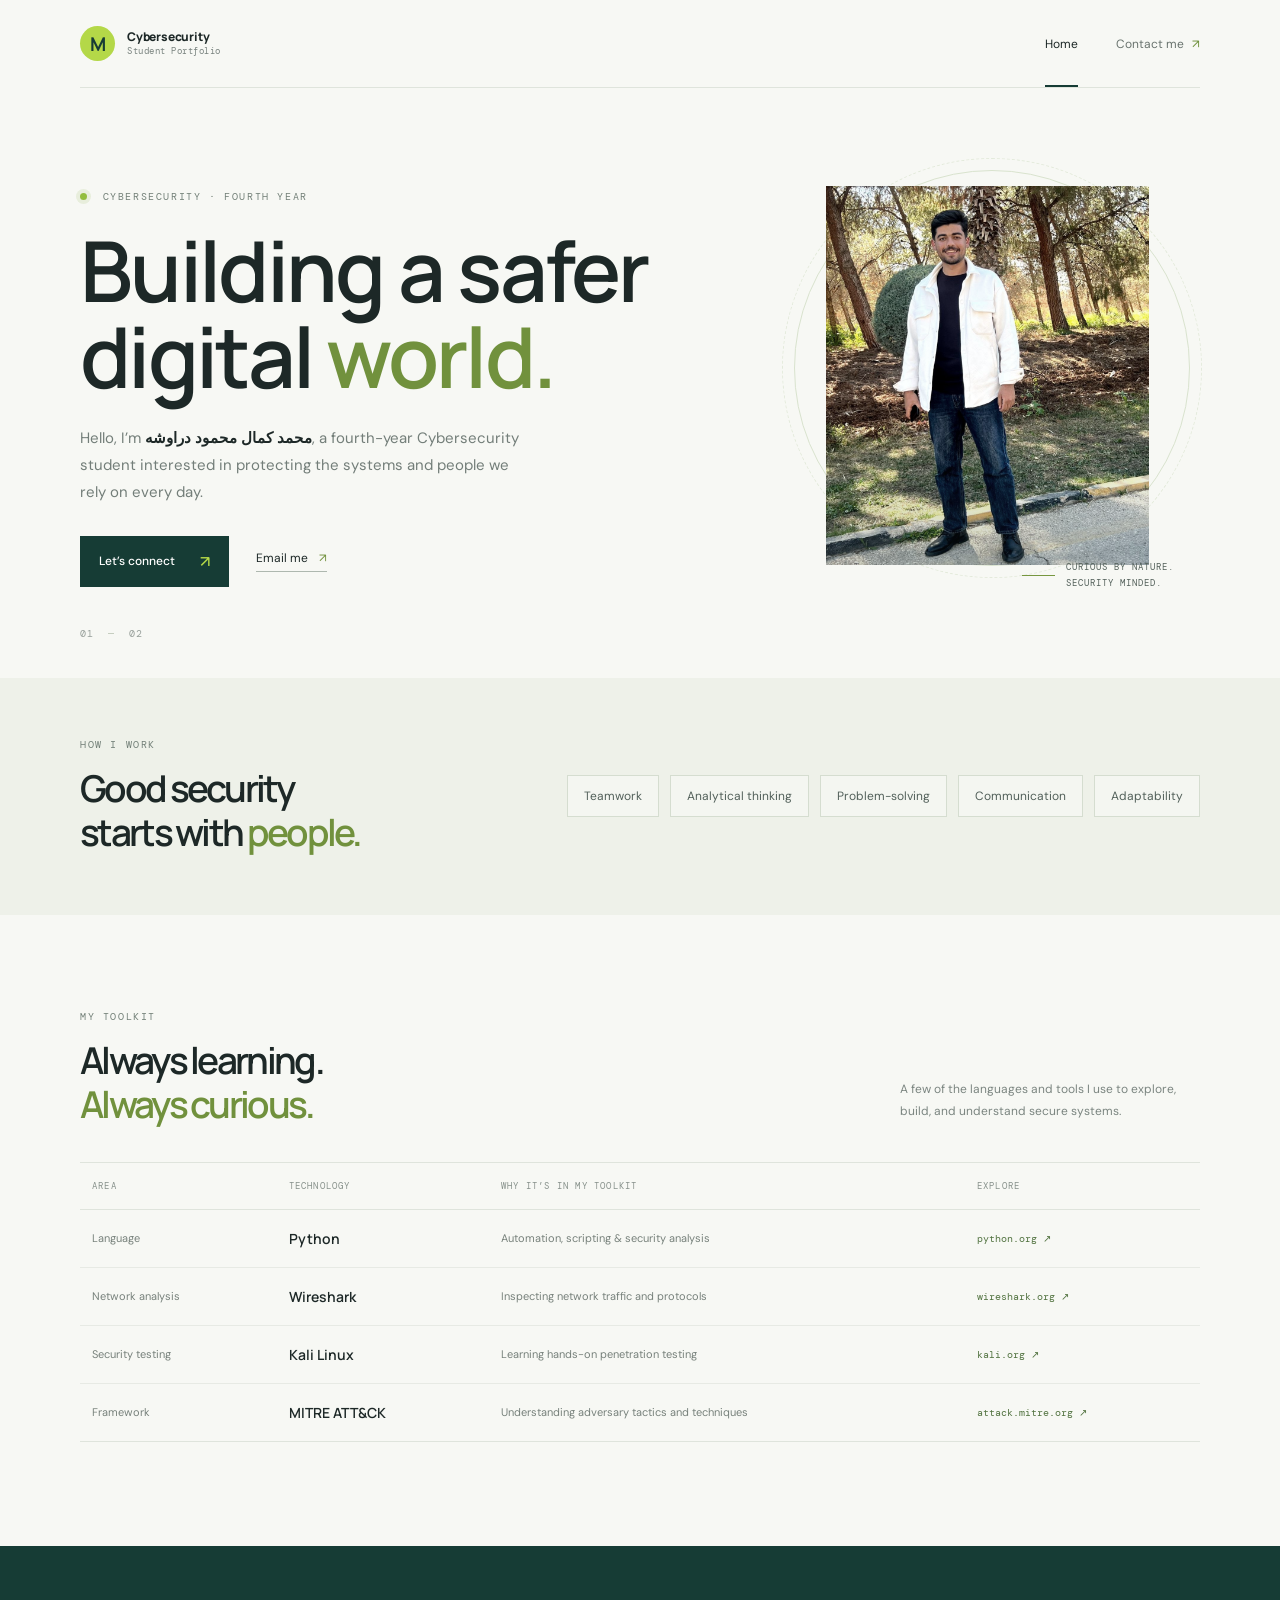
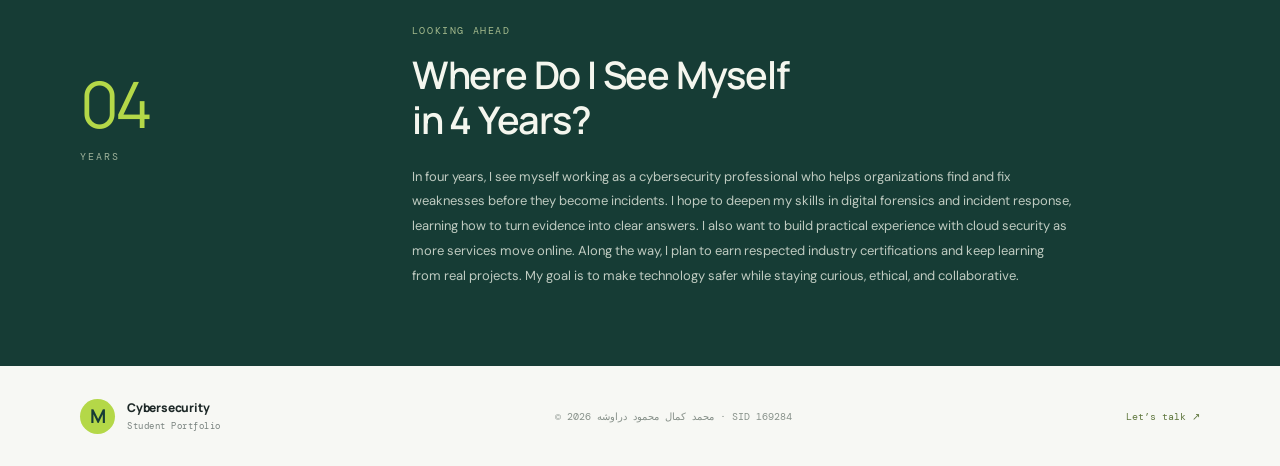
<file: index.html>
<!doctype html>
<html lang="en">
<head>
  <meta charset="utf-8">
  <meta name="viewport" content="width=device-width, initial-scale=1">
  <meta name="description" content="Cybersecurity portfolio of Mohammed Kamal Mahmoud Darawsheh">
  <title>169284 | محمد كمال محمود دراوشه — Cybersecurity Portfolio</title>
  <link rel="stylesheet" href="styles.css">
</head>
<body>
  <header class="site-header">
    <a class="brand" href="index.html"><span class="brand-mark">M</span><span>Cybersecurity<br><small>Student Portfolio</small></span></a>
    <nav aria-label="Main navigation"><a class="active" href="index.html">Home</a><a href="contact.html">Contact me <span>↗</span></a></nav>
  </header>

  <main>
    <section class="hero wrap">
      <div class="hero-copy">
        <p class="eyebrow"><span class="status-dot"></span> CYBERSECURITY · FOURTH YEAR</p>
        <h1>Building a safer<br>digital <em>world.</em></h1>
        <p class="lead">Hello, I’m <strong>محمد كمال محمود دراوشه</strong>, a fourth-year Cybersecurity student interested in protecting the systems and people we rely on every day.</p>
        <div class="hero-actions"><a class="button" href="contact.html">Let’s connect <span>↗</span></a><a class="text-link" href="mailto:mkdarawsheh23@cit.just.edu.jo">Email me <span>↗</span></a></div>
      </div>
      <div class="portrait-wrap">
        <div class="portrait-frame"><img src="photo.jpg" alt="Mohammed Kamal Mahmoud Darawsheh"></div>
        <div class="portrait-caption"><span class="caption-line"></span><span>CURIOUS BY NATURE.<br>SECURITY MINDED.</span></div>
        <div class="orbit orbit-one"></div><div class="orbit orbit-two"></div>
      </div>
      <div class="hero-index">01 <span>—</span> 02</div>
    </section>

    <section class="skills-section">
      <div class="wrap skills-grid">
        <div><p class="eyebrow">HOW I WORK</p><h2>Good security<br>starts with <em>people.</em></h2></div>
        <ul class="skills-list"><li>Teamwork</li><li>Analytical thinking</li><li>Problem-solving</li><li>Communication</li><li>Adaptability</li></ul>
      </div>
    </section>

    <section class="toolkit wrap">
      <div class="section-heading"><div><p class="eyebrow">MY TOOLKIT</p><h2>Always learning.<br><em>Always curious.</em></h2></div><p class="section-note">A few of the languages and tools I use to explore, build, and understand secure systems.</p></div>
      <div class="table-shell"><table>
        <thead><tr><th>AREA</th><th>TECHNOLOGY</th><th>WHY IT’S IN MY TOOLKIT</th><th>EXPLORE</th></tr></thead>
        <tbody>
          <tr><td>Language</td><td class="tech-name">Python</td><td>Automation, scripting &amp; security analysis</td><td><a href="https://www.python.org/" target="_blank" rel="noopener noreferrer">python.org ↗</a></td></tr>
          <tr><td>Network analysis</td><td class="tech-name">Wireshark</td><td>Inspecting network traffic and protocols</td><td><a href="https://www.wireshark.org/" target="_blank" rel="noopener noreferrer">wireshark.org ↗</a></td></tr>
          <tr><td>Security testing</td><td class="tech-name">Kali Linux</td><td>Learning hands-on penetration testing</td><td><a href="https://www.kali.org/" target="_blank" rel="noopener noreferrer">kali.org ↗</a></td></tr>
          <tr><td>Framework</td><td class="tech-name">MITRE ATT&amp;CK</td><td>Understanding adversary tactics and techniques</td><td><a href="https://attack.mitre.org/" target="_blank" rel="noopener noreferrer">attack.mitre.org ↗</a></td></tr>
        </tbody>
      </table></div>
    </section>

    <section class="future-section"><div class="wrap future-inner">
      <div class="future-number">04<span> YEARS</span></div>
      <div><p class="eyebrow">LOOKING AHEAD</p><h2>Where Do I See Myself<br>in 4 Years?</h2>
        <p class="future-copy">In four years, I see myself working as a cybersecurity professional who helps organizations find and fix weaknesses before they become incidents. I hope to deepen my skills in digital forensics and incident response, learning how to turn evidence into clear answers. I also want to build practical experience with cloud security as more services move online. Along the way, I plan to earn respected industry certifications and keep learning from real projects. My goal is to make technology safer while staying curious, ethical, and collaborative.</p>
      </div>
    </div></section>
  </main>

  <footer class="site-footer wrap"><a class="brand" href="index.html"><span class="brand-mark">M</span><span>Cybersecurity<br><small>Student Portfolio</small></span></a><span>© 2026 محمد كمال محمود دراوشه · SID 169284</span><a href="mailto:mkdarawsheh23@cit.just.edu.jo">Let’s talk ↗</a></footer>
</body>
</html>
</file>
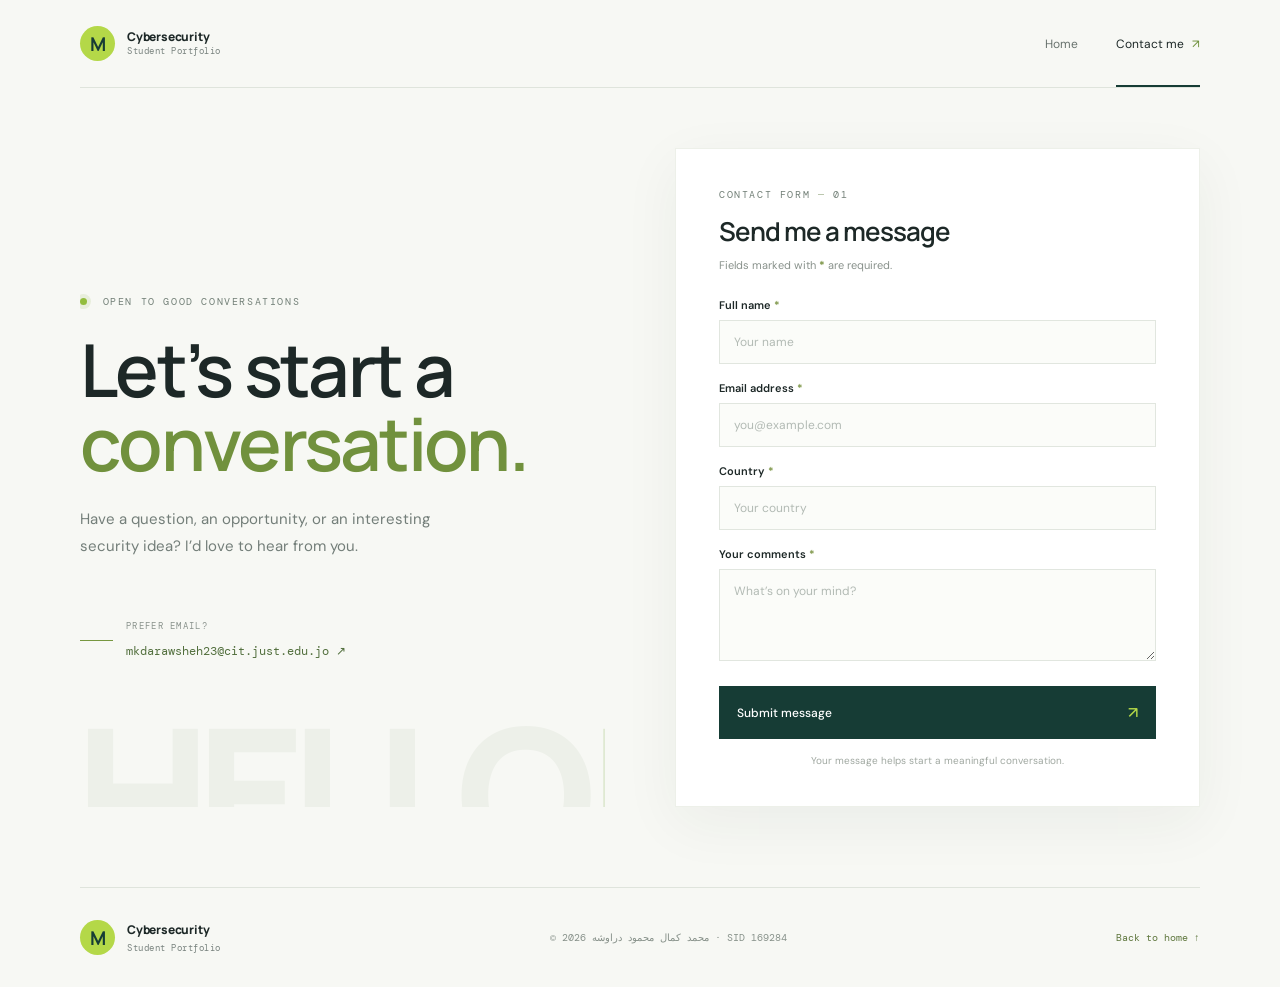
<file: contact.html>
<!doctype html>
<html lang="en">
<head>
  <meta charset="utf-8">
  <meta name="viewport" content="width=device-width, initial-scale=1">
  <meta name="description" content="Contact Mohammed Kamal Mahmoud Darawsheh">
  <title>Contact | محمد كمال محمود دراوشه — Cybersecurity Portfolio</title>
  <link rel="stylesheet" href="styles.css">
</head>
<body class="contact-page">
  <header class="site-header">
    <a class="brand" href="index.html"><span class="brand-mark">M</span><span>Cybersecurity<br><small>Student Portfolio</small></span></a>
    <nav aria-label="Main navigation"><a href="index.html">Home</a><a class="active" href="contact.html">Contact me <span>↗</span></a></nav>
  </header>

  <main class="contact-main wrap">
    <section class="contact-intro"><p class="eyebrow"><span class="status-dot"></span> OPEN TO GOOD CONVERSATIONS</p><h1>Let’s start a<br><em>conversation.</em></h1><p class="lead">Have a question, an opportunity, or an interesting security idea? I’d love to hear from you.</p><div class="contact-aside"><span class="aside-line"></span><div><small>PREFER EMAIL?</small><a href="mailto:mkdarawsheh23@cit.just.edu.jo">mkdarawsheh23@cit.just.edu.jo ↗</a></div></div><div class="contact-decoration">HELLO<span>!</span></div></section>
    <section class="form-card"><div class="form-heading"><p class="eyebrow">CONTACT FORM <span>—</span> 01</p><h2>Send me a message</h2><p>Fields marked with <b>*</b> are required.</p></div>
      <form id="contactForm" novalidate>
        <div class="field"><label for="fullName">Full name <span>*</span></label><input id="fullName" name="fullName" type="text" placeholder="Your name" autocomplete="name" required><small class="error" id="nameError"></small></div>
        <div class="field"><label for="email">Email address <span>*</span></label><input id="email" name="email" type="email" placeholder="you@example.com" autocomplete="email" required><small class="error" id="emailError"></small></div>
        <div class="field"><label for="country">Country <span>*</span></label><input id="country" name="country" type="text" placeholder="Your country" autocomplete="country-name" required><small class="error" id="countryError"></small></div>
        <div class="field"><label for="comments">Your comments <span>*</span></label><textarea id="comments" name="comments" rows="4" placeholder="What’s on your mind?" required></textarea><small class="error" id="commentsError"></small></div>
        <button class="button submit-button" type="submit">Submit message <span>↗</span></button>
        <p class="form-note">Your message helps start a meaningful conversation.</p>
      </form>
    </section>
  </main>

  <footer class="site-footer wrap"><a class="brand" href="index.html"><span class="brand-mark">M</span><span>Cybersecurity<br><small>Student Portfolio</small></span></a><span>© 2026 محمد كمال محمود دراوشه · SID 169284</span><a href="index.html">Back to home ↑</a></footer>

  <script>
    const form = document.getElementById('contactForm');
    const fields = [
      { id: 'fullName', error: 'nameError', message: 'Please enter your full name.' },
      { id: 'email', error: 'emailError', message: 'Please enter a valid email address.' },
      { id: 'country', error: 'countryError', message: 'Please enter your country.' },
      { id: 'comments', error: 'commentsError', message: 'Please add your comments.' }
    ];

    form.addEventListener('submit', function (event) {
      event.preventDefault();
      let isValid = true;
      fields.forEach(function (field) {
        const input = document.getElementById(field.id);
        const error = document.getElementById(field.error);
        const value = input.value.trim();
        const fieldIsValid = value !== '' && (field.id !== 'email' || input.validity.valid);
        error.textContent = fieldIsValid ? '' : field.message;
        input.setAttribute('aria-invalid', String(!fieldIsValid));
        if (!fieldIsValid) isValid = false;
      });
      if (isValid) {
        alert('Thank you! Your form has been submitted successfully.');
        form.reset();
        fields.forEach(function (field) { document.getElementById(field.id).removeAttribute('aria-invalid'); });
      }
    });
  </script>
</body>
</html>
</file>
<file: styles.css>
@import url('https://fonts.googleapis.com/css2?family=DM+Mono:wght@400;500&family=DM+Sans:wght@400;500;600;700&family=Manrope:wght@400;500;600;700;800&display=swap');

:root { --ink:#1d2827; --muted:#78827e; --paper:#f7f8f4; --green:#b4d848; --deep:#163c35; --line:#dfe4dc; --mono:'DM Mono',monospace; --sans:'DM Sans',sans-serif; --display:'Manrope',sans-serif; }
* { box-sizing:border-box; }
html { scroll-behavior:smooth; }
body { margin:0; background:var(--paper); color:var(--ink); font-family:var(--sans); -webkit-font-smoothing:antialiased; }
a { color:inherit; text-decoration:none; }
.wrap { width:min(1120px,calc(100% - 64px)); margin-inline:auto; }
.site-header { width:min(1120px,calc(100% - 64px)); height:88px; margin:auto; display:flex; align-items:center; justify-content:space-between; border-bottom:1px solid var(--line); }
.brand { display:flex; align-items:center; gap:12px; font:800 12px/1.1 var(--display); letter-spacing:-.2px; }
.brand small { color:var(--muted); font:9px var(--mono); letter-spacing:.5px; }
.brand-mark { width:35px; height:35px; display:grid; place-items:center; border-radius:50%; background:var(--green); color:var(--deep); font:700 19px var(--display); }
nav { height:100%; display:flex; align-items:center; gap:38px; color:#69736e; font-size:12px; }
nav a { height:100%; display:flex; align-items:center; gap:8px; position:relative; }
nav a:hover, nav a.active { color:var(--ink); }
nav a.active:after { content:''; position:absolute; right:0; bottom:0; left:0; height:2px; background:var(--deep); }
nav a span { color:#6b8e37; }
.hero { min-height:590px; padding:87px 0 76px; display:grid; grid-template-columns:1.08fr .92fr; align-items:center; position:relative; }
.eyebrow { margin:0 0 24px; color:#738078; font:10px var(--mono); letter-spacing:1.6px; }
.status-dot { display:inline-block; width:7px; height:7px; margin-right:8px; border-radius:50%; background:#93bd3e; box-shadow:0 0 0 4px #e8eedc; }
h1,h2 { margin:0; font-family:var(--display); font-weight:600; letter-spacing:-2.7px; }
h1 { font-size:clamp(55px,7vw,84px); line-height:1.02; }
h1 em,h2 em { color:#71913d; font-style:normal; }
.lead { max-width:450px; margin:26px 0 30px; color:#737e79; font-size:15px; line-height:1.8; }
.lead strong { color:var(--ink); font-weight:600; }
.hero-actions { display:flex; align-items:center; gap:27px; }
.button { display:inline-flex; align-items:center; gap:25px; padding:15px 19px; border:0; background:var(--deep); color:#fff; font:500 12px var(--sans); cursor:pointer; transition:background .2s,transform .2s; }
.button:hover { transform:translateY(-2px); background:#24564b; }
.button span { color:var(--green); font-size:16px; }
.text-link { padding-bottom:5px; border-bottom:1px solid #aeb8af; font-size:12px; }
.text-link span { margin-left:8px; color:#71913d; }
.portrait-wrap { justify-self:end; position:relative; width:365px; height:405px; margin-right:30px; }
.portrait-frame { position:absolute; z-index:1; inset:0 21px 26px; overflow:hidden; background:#e3e8df; }
.portrait-frame:after { content:''; position:absolute; inset:0; background:linear-gradient(180deg,transparent 63%,rgba(19,40,35,.2)); }
.portrait-frame img { width:100%; height:100%; object-fit:cover; object-position:center 35%; filter:saturate(.7); }
.portrait-caption { position:absolute; z-index:2; right:-4px; bottom:0; display:flex; align-items:center; gap:11px; color:#53605a; font:9px/1.7 var(--mono); letter-spacing:1px; }
.caption-line,.aside-line { width:33px; height:1px; background:#779740; }
.orbit { position:absolute; z-index:0; border:1px solid #d9e3ce; border-radius:50%; }
.orbit-one { top:-16px; right:-20px; width:396px; height:396px; }
.orbit-two { top:-28px; right:-32px; width:420px; height:420px; border-style:dashed; opacity:.65; }
.hero-index { position:absolute; bottom:38px; left:0; color:#98a09b; font:10px var(--mono); letter-spacing:1px; }
.hero-index span { margin:0 7px; color:#bac4b3; }
.skills-section { padding:60px 0; background:#eef1e9; }
.skills-grid { display:grid; grid-template-columns:.8fr 1.2fr; align-items:center; }
.skills-grid .eyebrow { margin-bottom:15px; }
.skills-grid h2,.section-heading h2 { font-size:37px; line-height:1.2; }
.skills-list { display:flex; flex-wrap:wrap; justify-content:flex-end; gap:11px; margin:0; padding:0; list-style:none; }
.skills-list li { padding:12px 16px; border:1px solid #d5ddd0; background:rgba(255,255,255,.34); color:#52605a; font-size:12px; }
.toolkit { padding-top:95px; padding-bottom:104px; }
.section-heading { display:flex; align-items:flex-end; justify-content:space-between; margin-bottom:35px; }
.section-heading .eyebrow { margin-bottom:15px; }
.section-note { max-width:300px; margin:0 0 4px; color:#7b8580; font-size:12px; line-height:1.8; }
.table-shell { overflow-x:auto; border-top:1px solid var(--line); border-bottom:1px solid var(--line); }
table { width:100%; min-width:720px; border-collapse:collapse; text-align:left; }
th { padding:17px 12px; border-bottom:1px solid var(--line); color:#87918b; font:9px var(--mono); letter-spacing:1.2px; }
td { padding:19px 12px; border-bottom:1px solid #e7eae4; color:#77817b; font-size:11px; }
tbody tr:last-child td { border-bottom:0; }
.tech-name { color:var(--ink); font:600 14px var(--display); }
td a { color:#527340; font:10px var(--mono); }
td a:hover { text-decoration:underline; }
.future-section { padding:78px 0; background:var(--deep); color:#f4f6ee; }
.future-inner { display:grid; grid-template-columns:.52fr 1.48fr; gap:55px; }
.future-inner .eyebrow { margin-bottom:15px; color:#a5bb8e; }
.future-inner h2 { font-size:38px; line-height:1.2; letter-spacing:-1.2px; }
.future-inner h2 em { color:var(--green); }
.future-number { padding-top:36px; color:var(--green); font:64px var(--display); letter-spacing:-4px; }
.future-number span { display:block; margin-top:3px; color:#9fb39c; font:10px var(--mono); letter-spacing:2px; }
.future-copy { max-width:660px; margin:22px 0 0; color:#bfcbc1; font-size:13px; line-height:1.9; }
.site-footer { min-height:100px; display:flex; align-items:center; justify-content:space-between; color:#87918a; font:10px var(--mono); }
.site-footer .brand { color:var(--ink); font:800 12px var(--display); }
.site-footer>a:last-child { color:#5f773e; }
.contact-main { min-height:690px; padding-top:60px; padding-bottom:80px; display:grid; grid-template-columns:1fr 1fr; align-items:center; gap:70px; }
.contact-intro { position:relative; align-self:stretch; display:flex; flex-direction:column; justify-content:center; overflow:hidden; }
.contact-intro h1 { font-size:clamp(51px,6vw,73px); }
.contact-intro .lead { max-width:400px; }
.contact-aside { display:flex; align-items:center; gap:13px; margin-top:30px; }
.contact-aside small { display:block; margin-bottom:7px; color:#89928c; font:9px var(--mono); letter-spacing:1.3px; }
.contact-aside a { color:#526f3d; font:12px var(--mono); }
.contact-decoration { position:absolute; z-index:-1; bottom:-68px; left:-5px; color:#edf0e9; font:800 185px/.9 var(--display); letter-spacing:-15px; }
.contact-decoration span { color:#dfe9d2; }
.form-card { padding:39px 43px; border:1px solid #edf0e9; background:#fff; box-shadow:0 16px 55px rgba(31,51,39,.055); }
.form-heading { margin-bottom:26px; }
.form-heading .eyebrow { margin-bottom:12px; }
.form-heading .eyebrow span { color:#aaba9a; }
.form-heading h2 { font-size:26px; letter-spacing:-1px; }
.form-heading>p:last-child { margin:9px 0; color:#88918b; font-size:11px; }
.form-heading b,.field label span { color:#77913f; }
.field { margin-bottom:17px; }
.field label { display:block; margin-bottom:8px; font-size:11px; font-weight:600; }
.field input,.field textarea { width:100%; padding:13px 14px; border:1px solid #e1e6df; background:#fbfcf9; color:var(--ink); font:12px var(--sans); outline:none; resize:vertical; }
.field input::placeholder,.field textarea::placeholder { color:#b2bab4; }
.field input:focus,.field textarea:focus { border-color:#91a970; box-shadow:0 0 0 3px #eff3e9; }
.field [aria-invalid="true"] { border-color:#bb6255; }
.error { display:block; margin-top:5px; color:#a44338; font-size:10px; }
.error:empty { display:none; }
.submit-button { width:100%; justify-content:space-between; margin-top:3px; padding:16px 18px; }
.form-note { margin:15px 0 0; color:#a0a8a1; font-size:10px; text-align:center; }
.contact-page .site-footer { border-top:1px solid var(--line); }

@media (max-width:760px) {
  .wrap,.site-header { width:min(100% - 38px,560px); }
  .site-header { height:73px; }
  .hero { grid-template-columns:1fr; gap:48px; padding:65px 0 55px; }
  .hero h1 { font-size:62px; }
  .portrait-wrap { width:min(365px,100%); height:350px; margin:0 15px 0 0; justify-self:center; }
  .orbit-one { width:340px; height:340px; right:-8px; }
  .orbit-two { width:360px; height:360px; right:-18px; }
  .hero-index { bottom:20px; }
  .skills-grid { grid-template-columns:1fr; gap:27px; }
  .skills-list { justify-content:flex-start; }
  .skills-section { padding:48px 0; }
  .section-heading { display:block; }
  .section-note { margin-top:18px; }
  .toolkit { padding:67px 0; }
  .future-inner { grid-template-columns:1fr; gap:18px; }
  .future-number { padding-top:0; font-size:45px; }
  .future-number span { display:inline; margin-left:7px; }
  .future-inner h2 { font-size:32px; }
  .future-section { padding:55px 0; }
  .contact-main { grid-template-columns:1fr; gap:38px; padding-top:54px; padding-bottom:56px; }
  .contact-intro { min-height:360px; }
  .contact-intro h1 { font-size:59px; }
  .form-card { padding:30px 24px; }
  .contact-decoration { bottom:-42px; font-size:135px; }
  .site-footer { min-height:90px; flex-wrap:wrap; gap:14px; padding:20px 0; }
  .site-footer>span { order:3; width:100%; }
}
@media (max-width:400px) {
  .wrap,.site-header { width:calc(100% - 32px); }
  nav { gap:20px; font-size:11px; }
  .hero h1 { font-size:54px; }
  .contact-intro h1 { font-size:51px; }
  .portrait-wrap { height:310px; }
  .skills-grid h2,.section-heading h2 { font-size:32px; }
}
</file>
